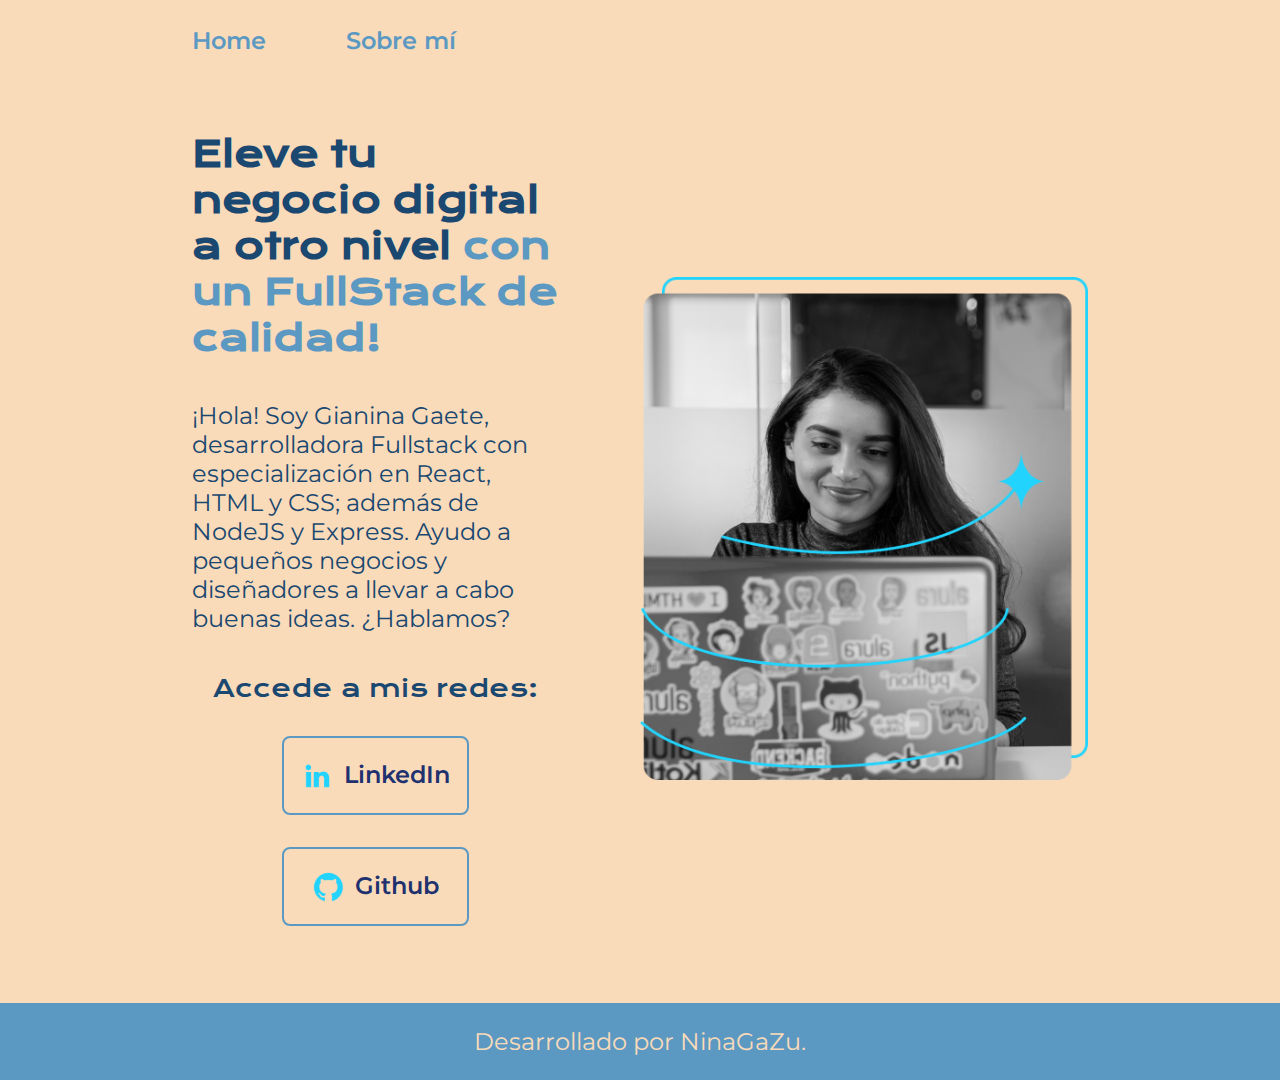
<file: index.html>
<!DOCTYPE html>
<html lang="es-cl">
<head>
  <meta charset="UTF-8">
  <meta name="viewport" content="width=device-width, initial-scale=1.0">
  <title>Portafolio</title>
  <link rel="stylesheet" href="./styles/style.css">
</head>
<body>
  <header class="header">
    <nav class="header__menu">
      <a class="header__menu__link" href="index.html">Home</a>
      <a class="header__menu__link" href="about.html">Sobre mí</a>
    </nav>
  </header>
  <main class="presentacion">
    <section class="presentacion__contenido">
      <h1 class="presentacion__contenido__titulo">
        Eleve tu negocio digital a otro nivel <strong class="titulo-destaque">con un FullStack de calidad!</strong>
      </h1>

      <p class="presentacion__contenido__texto">¡Hola! Soy Gianina Gaete, desarrolladora Fullstack con especialización en React, HTML y CSS; además de NodeJS y Express. 
        Ayudo a pequeños negocios y diseñadores a llevar a cabo buenas ideas. ¿Hablamos?
      </p>
      <div class="presentacion__enlaces">
        <h2 class="presentacion__enlaces__subtitulo">Accede a mis redes:</h2>
        <a class="presentacion__enlaces__link" href="https://www.linkedin.com/in/gianina-gaete/"><img src="./assets/linkedin.png" alt="LinkedIn">LinkedIn</a>
        <a class="presentacion__enlaces__link" href="https://github.com/NinaGaZu"><img src="./assets/github.png" alt="Github">Github</a>
      </div>
    </section>
    <img class="presentacion__imagen" src="./assets/Imagem.png" alt="Imagen de Ana García">
  </main>
  <footer class="footer">
    <p>Desarrollado por NinaGaZu.</p>
  </footer>
</body>
</html>
</file>
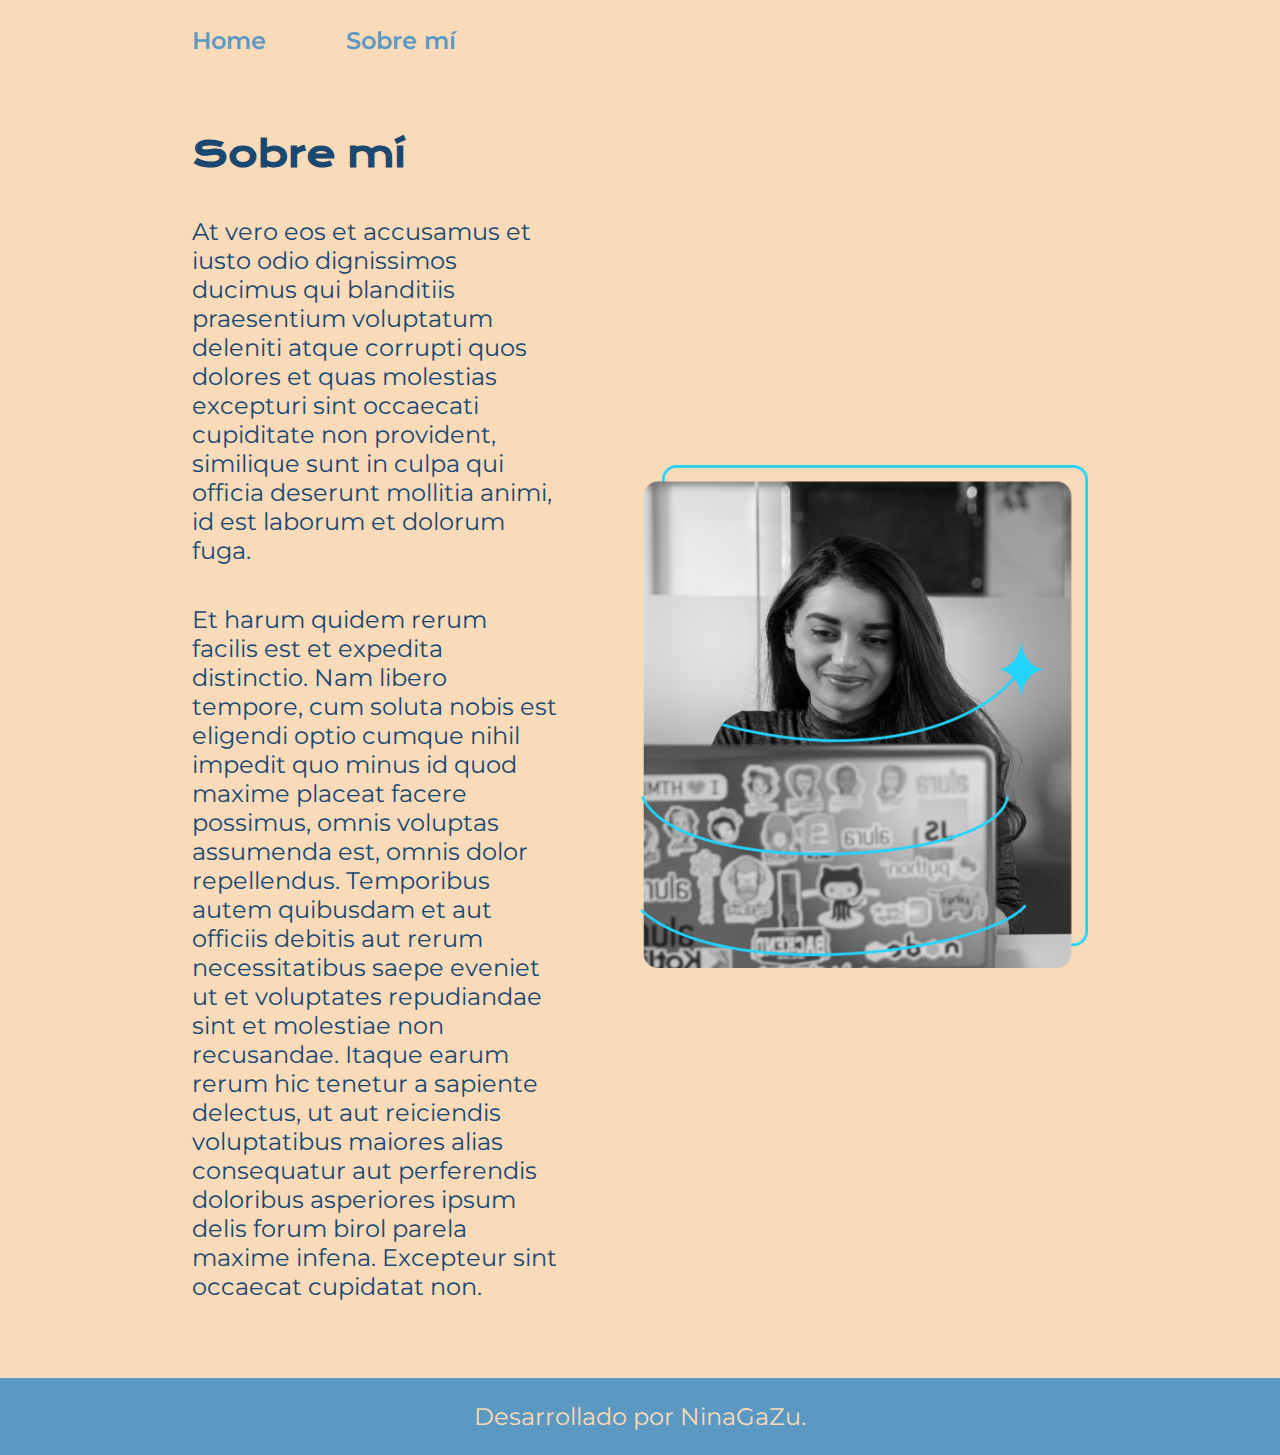
<file: about.html>
<!DOCTYPE html>
<html lang="es-cl">
  <head>
    <meta charset="UTF-8">
    <meta name="viewport" content="width=device-width, initial-scale=1.0">
    <title>Portafolio</title>
    <link rel="stylesheet" href="./styles/style.css">
</head>
<body>
  <header class="header">
    <nav class="header__menu">
      <a class="header__menu__link" href="index.html">Home</a>
      <a class="header__menu__link" href="about.html">Sobre mí</a>
    </nav>
  </header>

  <main class="presentacion">
    <section class="presentacion__contenido">
      <h1 class="presentacion__contenido__titulo">Sobre mí</h1>
      <p class="presentacion__contenido__texto">
        At vero eos et accusamus et iusto odio dignissimos ducimus qui blanditiis praesentium voluptatum deleniti atque corrupti quos dolores et quas molestias excepturi sint occaecati cupiditate non provident, similique sunt in culpa qui officia deserunt mollitia animi, id est laborum et dolorum fuga.
      </p>
      <p class="presentacion__contenido__texto">
        Et harum quidem rerum facilis est et expedita distinctio. Nam libero tempore, cum soluta nobis est eligendi optio cumque nihil impedit quo minus id quod maxime placeat facere possimus, omnis voluptas assumenda est, omnis dolor repellendus. Temporibus autem quibusdam et aut officiis debitis aut rerum necessitatibus saepe eveniet ut et voluptates repudiandae sint et molestiae non recusandae. Itaque earum rerum hic tenetur a sapiente delectus, ut aut reiciendis voluptatibus maiores alias consequatur aut perferendis doloribus asperiores ipsum delis forum birol parela maxime infena. Excepteur sint occaecat cupidatat non.
      </p>
    </section>
    <img class="presentacion__imagen" src="./assets/Imagem.png" alt="Imagen de Ana García">
  </main>

  <footer class="footer">
    <p>Desarrollado por NinaGaZu.</p>
  </footer>
</body>
</html>
</file>
<file: styles/style.css>
@import url('https://fonts.googleapis.com/css2?family=Krona+One&family=Montserrat:ital,wght@0,100..900;1,100..900&display=swap');

:root {
  --color-primario: #F9DBBA;
  --color-secundario: #1A4870;
  --color-terciario: #5B99C2;
  --color-extra: #1F316F;
  --color-hover: #000000;

  --fuente-montserrat: "Montserrat", sans-serif;
  --fuente-krona: "Krona One", sans-serif;

}

* {
  padding: 0;
  margin: 0;
}

body {
  background-color: var(--color-primario);
  color: var(--color-secundario);
  box-sizing: border-box;
}

.header {
  padding: 2% 0 0 15%
}

.header__menu {
  display: flex;
  gap: 80px;
}

.header__menu__link {
  font-family: var(--fuente-montserrat);
  font-size: 1.5rem;
  font-weight: 600;
  color: var(--color-terciario);
  text-decoration: none;
}

.presentacion {
  display: flex;
  align-items: center;
  padding: 6% 15%;
  justify-content: space-between;
  gap: 82px;
}

.presentacion__contenido {
  width: 50%;
  display: flex;
  flex-direction: column;
  gap: 40px;
}

.presentacion__contenido__titulo {
  font-size: 2.25rem;
  font-family: var(--fuente-krona);
}

.titulo-destaque {
  color: var(--color-terciario);
}

.presentacion__contenido__texto {
  font-size: 1.5rem;
  font-family: var(--fuente-montserrat);
}

.presentacion__enlaces {
  display: flex;
  justify-content: space-between;
  flex-direction: column;
  align-items: center;
  gap: 32px;
}

.presentacion__enlaces__subtitulo {
  font-family: var(--fuente-krona);
  font-size: 1.5rem;
  font-weight: 400;
}

.presentacion__enlaces__link {
  width: 50%;
  text-align: center;
  padding: 21.5px 0;
  border-radius: 8px;
  font-family: var(--fuente-montserrat);
  font-size: 1.5rem;
  font-weight: 600;
  text-decoration: none;
  color: var(--color-extra);
  border: 2px solid var(--color-terciario);
  display: flex;
  justify-content: center;
  gap: 10px;
}

.presentacion__enlaces__link:hover {
  background-color: var(--color-hover);
}

.presentacion__imagen {
  width: 50%;
}
.footer {
  background-color: var(--color-terciario);
  padding: 1.5rem;
  color:var(--color-primario);
  text-align: center;
  font-family: var(--fuente-montserrat);
  font-size: 1.5rem;
  font-weight: 400px;
}

@media (max-width: 1200px){

  .header {
    padding: 10%;

  }

  .header__menu {
    justify-content: center;
  }

  .presentacion{
    flex-direction: column;
    padding: 5%;
  }

  .presentacion__contenido {
    width: auto
  }

}
</file>
